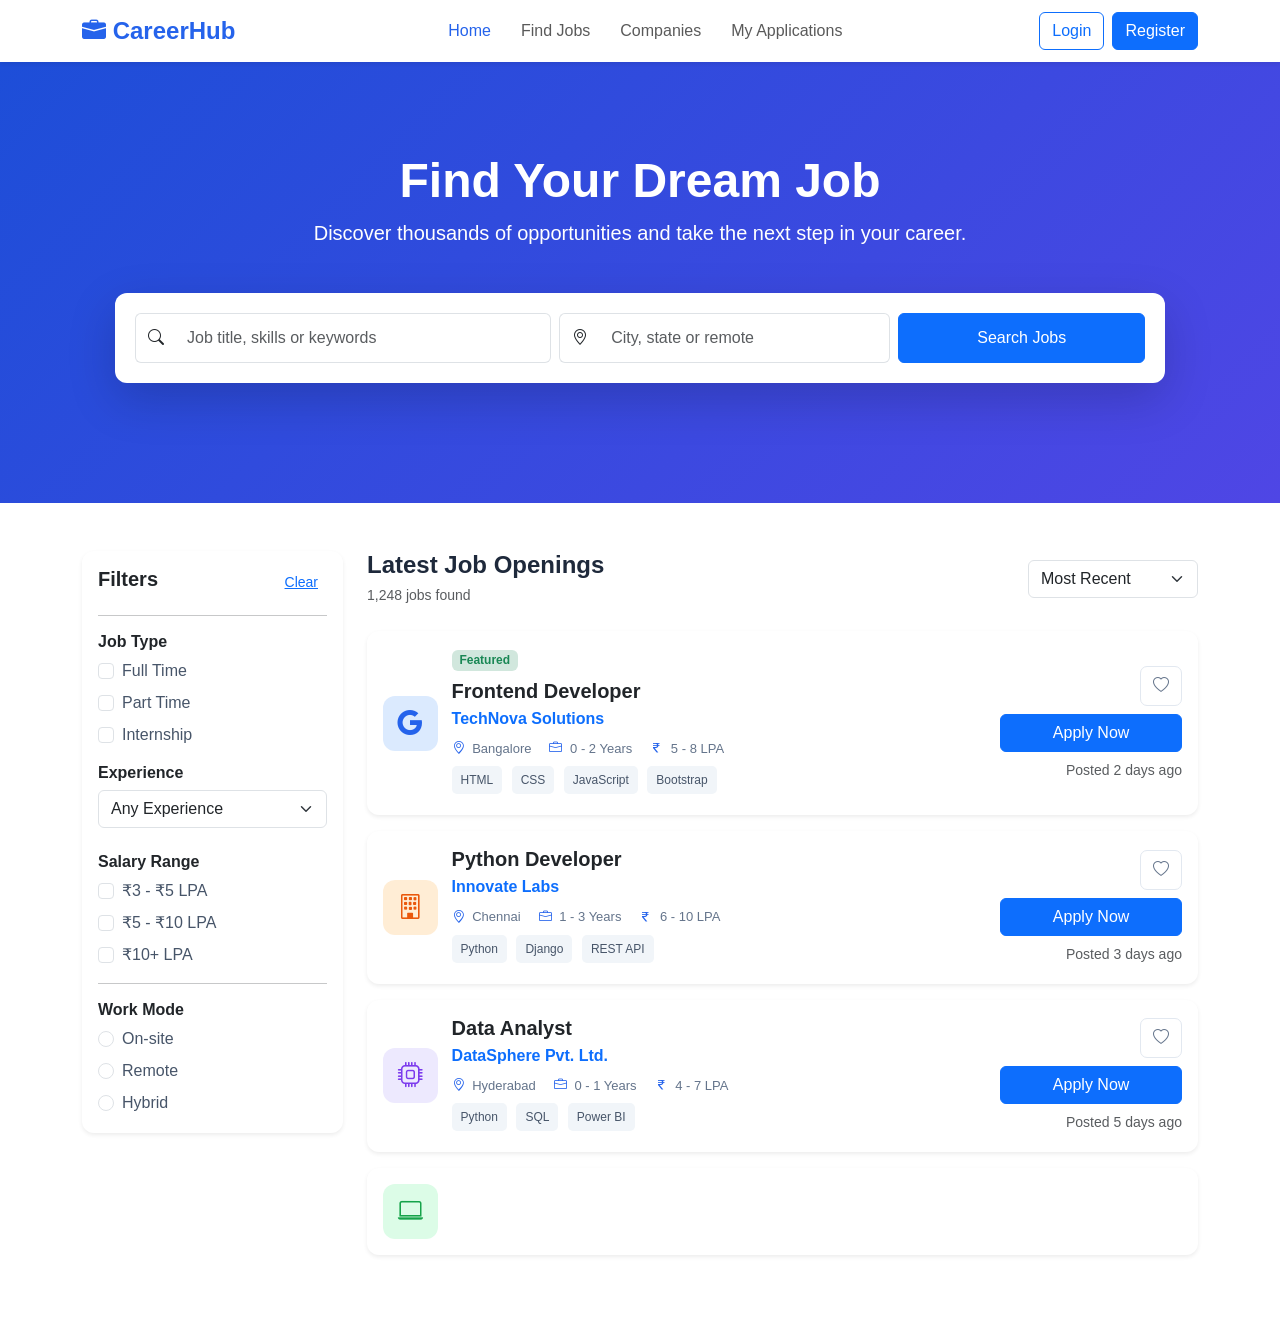
<file: index.html>
<!DOCTYPE html>
<html lang="en">

<head>
    <meta charset="UTF-8">
    <meta name="viewport" content="width=device-width, initial-scale=1.0">

    <title>CareerHub - Job Portal</title>

    <!-- Bootstrap CSS -->
    <link href="https://cdn.jsdelivr.net/npm/bootstrap@5.3.3/dist/css/bootstrap.min.css"
          rel="stylesheet">

    <!-- Bootstrap Icons -->
    <link rel="stylesheet"
          href="https://cdn.jsdelivr.net/npm/bootstrap-icons@1.11.3/font/bootstrap-icons.min.css">

    <!-- Custom CSS -->
    <link rel="stylesheet" href="style18.css">
</head>

<body>


<!-- ================= NAVBAR ================= -->

<nav class="navbar navbar-expand-lg bg-white shadow-sm sticky-top">

    <div class="container">

        <a class="navbar-brand fw-bold text-primary fs-4" href="#">
            <i class="bi bi-briefcase-fill"></i>
            CareerHub
        </a>


        <button class="navbar-toggler"
                type="button"
                data-bs-toggle="collapse"
                data-bs-target="#navbarContent">

            <span class="navbar-toggler-icon"></span>

        </button>


        <div class="collapse navbar-collapse" id="navbarContent">

            <ul class="navbar-nav mx-auto">

                <li class="nav-item">
                    <a class="nav-link active" href="#home">
                        Home
                    </a>
                </li>

                <li class="nav-item">
                    <a class="nav-link" href="#jobs">
                        Find Jobs
                    </a>
                </li>

                <li class="nav-item">
                    <a class="nav-link" href="#companies">
                        Companies
                    </a>
                </li>

                <li class="nav-item">
                    <a class="nav-link" href="#applications">
                        My Applications
                    </a>
                </li>

            </ul>


            <div class="d-flex gap-2">

                <button class="btn btn-outline-primary">
                    Login
                </button>

                <button class="btn btn-primary">
                    Register
                </button>

            </div>

        </div>

    </div>

</nav>


<!-- ================= HERO ================= -->

<section class="hero-section" id="home">

    <div class="container">

        <div class="text-center text-white">

            <h1 class="display-5 fw-bold">
                Find Your Dream Job
            </h1>

            <p class="lead">
                Discover thousands of opportunities and take the next step in your career.
            </p>

        </div>


        <!-- SEARCH BOX -->

        <div class="search-box shadow-lg">

            <div class="row g-2">

                <div class="col-lg-5">

                    <div class="input-group">

                        <span class="input-group-text bg-white">
                            <i class="bi bi-search"></i>
                        </span>

                        <input type="text"
                               class="form-control"
                               placeholder="Job title, skills or keywords">

                    </div>

                </div>


                <div class="col-lg-4">

                    <div class="input-group">

                        <span class="input-group-text bg-white">
                            <i class="bi bi-geo-alt"></i>
                        </span>

                        <input type="text"
                               class="form-control"
                               placeholder="City, state or remote">

                    </div>

                </div>


                <div class="col-lg-3">

                    <button class="btn btn-primary w-100 search-btn">
                        Search Jobs
                    </button>

                </div>


            </div>

        </div>

    </div>

</section>


<!-- ================= JOB CONTENT ================= -->

<section class="py-5" id="jobs">

    <div class="container">

        <div class="row g-4">


            <!-- ================= FILTER SIDEBAR ================= -->

            <div class="col-lg-3">

                <div class="card filter-card shadow-sm border-0">

                    <div class="card-body">

                        <div class="d-flex justify-content-between">

                            <h5 class="fw-bold">
                                Filters
                            </h5>

                            <button class="btn btn-sm btn-link">
                                Clear
                            </button>

                        </div>


                        <hr>


                        <!-- Job Type -->

                        <h6 class="fw-bold">
                            Job Type
                        </h6>

                        <div class="form-check mb-2">

                            <input class="form-check-input"
                                   type="checkbox"
                                   id="fulltime">

                            <label class="form-check-label"
                                   for="fulltime">
                                Full Time
                            </label>

                        </div>


                        <div class="form-check mb-2">

                            <input class="form-check-input"
                                   type="checkbox"
                                   id="parttime">

                            <label class="form-check-label"
                                   for="parttime">
                                Part Time
                            </label>

                        </div>


                        <div class="form-check mb-3">

                            <input class="form-check-input"
                                   type="checkbox"
                                   id="internship">

                            <label class="form-check-label"
                                   for="internship">
                                Internship
                            </label>

                        </div>


                        <!-- Experience -->

                        <h6 class="fw-bold">
                            Experience
                        </h6>

                        <select class="form-select mb-4">

                            <option>Any Experience</option>
                            <option>Fresher</option>
                            <option>1 - 2 Years</option>
                            <option>3 - 5 Years</option>
                            <option>5+ Years</option>

                        </select>


                        <!-- Salary -->

                        <h6 class="fw-bold">
                            Salary Range
                        </h6>

                        <div class="form-check mb-2">

                            <input class="form-check-input"
                                   type="checkbox">

                            <label class="form-check-label">
                                ₹3 - ₹5 LPA
                            </label>

                        </div>

                        <div class="form-check mb-2">

                            <input class="form-check-input"
                                   type="checkbox">

                            <label class="form-check-label">
                                ₹5 - ₹10 LPA
                            </label>

                        </div>

                        <div class="form-check mb-2">

                            <input class="form-check-input"
                                   type="checkbox">

                            <label class="form-check-label">
                                ₹10+ LPA
                            </label>

                        </div>


                        <hr>


                        <!-- Work Mode -->

                        <h6 class="fw-bold">
                            Work Mode
                        </h6>

                        <div class="form-check mb-2">

                            <input class="form-check-input"
                                   type="radio"
                                   name="mode">

                            <label class="form-check-label">
                                On-site
                            </label>

                        </div>

                        <div class="form-check mb-2">

                            <input class="form-check-input"
                                   type="radio"
                                   name="mode">

                            <label class="form-check-label">
                                Remote
                            </label>

                        </div>

                        <div class="form-check">

                            <input class="form-check-input"
                                   type="radio"
                                   name="mode">

                            <label class="form-check-label">
                                Hybrid
                            </label>

                        </div>

                    </div>

                </div>

            </div>


            <!-- ================= JOB LISTINGS ================= -->

            <div class="col-lg-9">

                <div class="d-flex justify-content-between align-items-center mb-4">

                    <div>

                        <h4 class="fw-bold mb-1">
                            Latest Job Openings
                        </h4>

                        <small class="text-muted">
                            1,248 jobs found
                        </small>

                    </div>


                    <select class="form-select sort-select">

                        <option>Most Recent</option>
                        <option>Highest Salary</option>
                        <option>Most Relevant</option>

                    </select>

                </div>


                <!-- JOB 1 -->

                <div class="card job-card shadow-sm border-0 mb-3">

                    <div class="card-body">

                        <div class="row align-items-center">

                            <div class="col-md-1">

                                <div class="company-logo">
                                    <i class="bi bi-google"></i>
                                </div>

                            </div>


                            <div class="col-md-8">

                                <span class="badge bg-success-subtle text-success mb-2">
                                    Featured
                                </span>

                                <h5 class="fw-bold mb-1">
                                    Frontend Developer
                                </h5>

                                <p class="text-primary fw-semibold mb-2">
                                    TechNova Solutions
                                </p>

                                <div class="job-info">

                                    <span>
                                        <i class="bi bi-geo-alt"></i>
                                        Bangalore
                                    </span>

                                    <span>
                                        <i class="bi bi-briefcase"></i>
                                        0 - 2 Years
                                    </span>

                                    <span>
                                        <i class="bi bi-currency-rupee"></i>
                                        5 - 8 LPA
                                    </span>

                                </div>

                                <div class="mt-2">

                                    <span class="skill-tag">
                                        HTML
                                    </span>

                                    <span class="skill-tag">
                                        CSS
                                    </span>

                                    <span class="skill-tag">
                                        JavaScript
                                    </span>

                                    <span class="skill-tag">
                                        Bootstrap
                                    </span>

                                </div>

                            </div>


                            <div class="col-md-3 text-md-end mt-3 mt-md-0">

                                <button class="favorite-btn mb-2">
                                    <i class="bi bi-heart"></i>
                                </button>

                                <button class="btn btn-primary w-100"
                                        data-bs-toggle="modal"
                                        data-bs-target="#applyModal">

                                    Apply Now

                                </button>

                                <small class="text-muted d-block mt-2">
                                    Posted 2 days ago
                                </small>

                            </div>

                        </div>

                    </div>

                </div>


                <!-- JOB 2 -->

                <div class="card job-card shadow-sm border-0 mb-3">

                    <div class="card-body">

                        <div class="row align-items-center">

                            <div class="col-md-1">

                                <div class="company-logo company-orange">
                                    <i class="bi bi-building"></i>
                                </div>

                            </div>


                            <div class="col-md-8">

                                <h5 class="fw-bold mb-1">
                                    Python Developer
                                </h5>

                                <p class="text-primary fw-semibold mb-2">
                                    Innovate Labs
                                </p>

                                <div class="job-info">

                                    <span>
                                        <i class="bi bi-geo-alt"></i>
                                        Chennai
                                    </span>

                                    <span>
                                        <i class="bi bi-briefcase"></i>
                                        1 - 3 Years
                                    </span>

                                    <span>
                                        <i class="bi bi-currency-rupee"></i>
                                        6 - 10 LPA
                                    </span>

                                </div>

                                <div class="mt-2">

                                    <span class="skill-tag">
                                        Python
                                    </span>

                                    <span class="skill-tag">
                                        Django
                                    </span>

                                    <span class="skill-tag">
                                        REST API
                                    </span>

                                </div>

                            </div>


                            <div class="col-md-3 text-md-end mt-3 mt-md-0">

                                <button class="favorite-btn mb-2">
                                    <i class="bi bi-heart"></i>
                                </button>

                                <button class="btn btn-primary w-100"
                                        data-bs-toggle="modal"
                                        data-bs-target="#applyModal">

                                    Apply Now

                                </button>

                                <small class="text-muted d-block mt-2">
                                    Posted 3 days ago
                                </small>

                            </div>

                        </div>

                    </div>

                </div>


                <!-- JOB 3 -->

                <div class="card job-card shadow-sm border-0 mb-3">

                    <div class="card-body">

                        <div class="row align-items-center">

                            <div class="col-md-1">

                                <div class="company-logo company-purple">
                                    <i class="bi bi-cpu"></i>
                                </div>

                            </div>


                            <div class="col-md-8">

                                <h5 class="fw-bold mb-1">
                                    Data Analyst
                                </h5>

                                <p class="text-primary fw-semibold mb-2">
                                    DataSphere Pvt. Ltd.
                                </p>

                                <div class="job-info">

                                    <span>
                                        <i class="bi bi-geo-alt"></i>
                                        Hyderabad
                                    </span>

                                    <span>
                                        <i class="bi bi-briefcase"></i>
                                        0 - 1 Years
                                    </span>

                                    <span>
                                        <i class="bi bi-currency-rupee"></i>
                                        4 - 7 LPA
                                    </span>

                                </div>

                                <div class="mt-2">

                                    <span class="skill-tag">
                                        Python
                                    </span>

                                    <span class="skill-tag">
                                        SQL
                                    </span>

                                    <span class="skill-tag">
                                        Power BI
                                    </span>

                                </div>

                            </div>


                            <div class="col-md-3 text-md-end mt-3 mt-md-0">

                                <button class="favorite-btn mb-2">
                                    <i class="bi bi-heart"></i>
                                </button>

                                <button class="btn btn-primary w-100"
                                        data-bs-toggle="modal"
                                        data-bs-target="#applyModal">

                                    Apply Now

                                </button>

                                <small class="text-muted d-block mt-2">
                                    Posted 5 days ago
                                </small>

                            </div>

                        </div>

                    </div>

                </div>


                <!-- JOB 4 -->

                <div class="card job-card shadow-sm border-0 mb-4">

                    <div class="card-body">

                        <div class="row align-items-center">

                            <div class="col-md-1">

                                <div class="company-logo company-green">
                                    <i class="bi bi-laptop"></i>
                                </div>

                            </div>


                            <div class="col-md-8">
</file>
<file: style18.css>
/* ================= GENERAL ================= */

body {
    margin: 0;

    font-family: Arial, sans-serif;

    color: #1e293b;

    background: #ffffff;
}


/* ================= NAVBAR ================= */

.navbar-brand {
    color: #2563eb !important;
}

.nav-link {
    font-weight: 500;

    margin: 0 7px;
}

.nav-link:hover,
.nav-link.active {
    color: #2563eb !important;
}


/* ================= HERO ================= */

.hero-section {
    padding: 90px 0 120px;

    background: linear-gradient(
        135deg,
        #1d4ed8,
        #4f46e5
    );
}

.hero-section h1 {
    font-size: 48px;
}


/* ================= SEARCH ================= */

.search-box {
    background: white;

    padding: 20px;

    border-radius: 12px;

    max-width: 1050px;

    margin: 45px auto 0;
}

.search-box .input-group-text {
    border-right: none;
}

.search-box .form-control {
    border-left: none;

    height: 50px;
}

.search-btn {
    height: 50px;
}


/* ================= FILTER ================= */

.filter-card {
    border-radius: 12px;

    position: sticky;

    top: 90px;
}

.form-check-label {
    color: #475569;
}

.sort-select {
    width: 170px;
}


/* ================= JOB CARD ================= */

.job-card {
    border-radius: 12px;

    transition: 0.3s;
}

.job-card:hover {
    transform: translateY(-3px);

    box-shadow: 0 8px 25px rgba(0, 0, 0, 0.08) !important;
}

.company-logo {
    width: 55px;
    height: 55px;

    border-radius: 12px;

    background: #dbeafe;

    color: #2563eb;

    display: flex;

    align-items: center;
    justify-content: center;

    font-size: 25px;
}

.company-orange {
    background: #ffedd5;

    color: #ea580c;
}

.company-purple {
    background: #ede9fe;

    color: #7c3aed;
}

.company-green {
    background: #dcfce7;

    color: #16a34a;
}


/* ================= JOB INFORMATION ================= */

.job-info {
    display: flex;

    flex-wrap: wrap;

    gap: 18px;

    color: #64748b;

    font-size: 13px;
}

.job-info i {
    color: #2563eb;

    margin-right: 4px;
}


/* ================= SKILLS ================= */

.skill-tag {
    display: inline-block;

    background: #f1f5f9;

    color: #475569;

    padding: 5px 9px;

    border-radius: 5px;

    font-size: 12px;

    margin-right: 5px;

    margin-bottom: 5px;
}


/* ================= FAVORITE ================= */

.favorite-btn {
    border: 1px solid #e2e8f0;

    background: white;

    border-radius: 7px;

    padding: 7px 12px;

    color: #64748b;
}

.favorite-btn:hover {
    color: #ef4444;

    border-color: #fecaca;
}


/* ================= COMPANY CARDS ================= */

.company-card {
    border-radius: 12px;

    transition: 0.3s;
}

.company-card:hover {
    transform: translateY(-5px);
}

.large-company-logo {
    width: 65px;
    height: 65px;

    border-radius: 15px;

    margin: 0 auto 15px;

    background: #dbeafe;

    color: #2563eb;

    display: flex;

    align-items: center;
    justify-content: center;

    font-weight: bold;

    font-size: 20px;
}

.orange-logo {
    background: #ffedd5;

    color: #ea580c;
}

.purple-logo {
    background: #ede9fe;

    color: #7c3aed;
}

.green-logo {
    background: #dcfce7;

    color: #16a34a;
}


/* ================= WORKFLOW ================= */

.workflow-step {
    padding: 20px;
}

.step-icon {
    width: 70px;
    height: 70px;

    margin: auto;

    border-radius: 50%;

    background: #dbeafe;

    color: #2563eb;

    display: flex;

    align-items: center;
    justify-content: center;

    font-size: 28px;
}


/* ================= FOOTER ================= */

.footer {
    background: #0f172a;

    color: #94a3b8;

    padding: 50px 0 25px;
}

.footer a {
    display: block;

    color: #94a3b8;

    text-decoration: none;

    margin-bottom: 8px;
}

.footer a:hover {
    color: white;
}

.social-icons {
    display: flex;

    gap: 15px;
}

.social-icons a {
    font-size: 22px;
}


/* ================= RESPONSIVE ================= */

@media (max-width: 991px) {

    .hero-section h1 {
        font-size: 38px;
    }

    .filter-card {
        position: static;
    }

}


@media (max-width: 767px) {

    .hero-section {
        padding: 65px 0 70px;
    }

    .hero-section h1 {
        font-size: 32px;
    }

    .search-box {
        margin-top: 30px;
    }

    .sort-select {
        width: 140px;
    }

    .company-logo {
        margin-bottom: 15px;
    }

}@charset "utf-8";
/* CSS Document */
</file>
